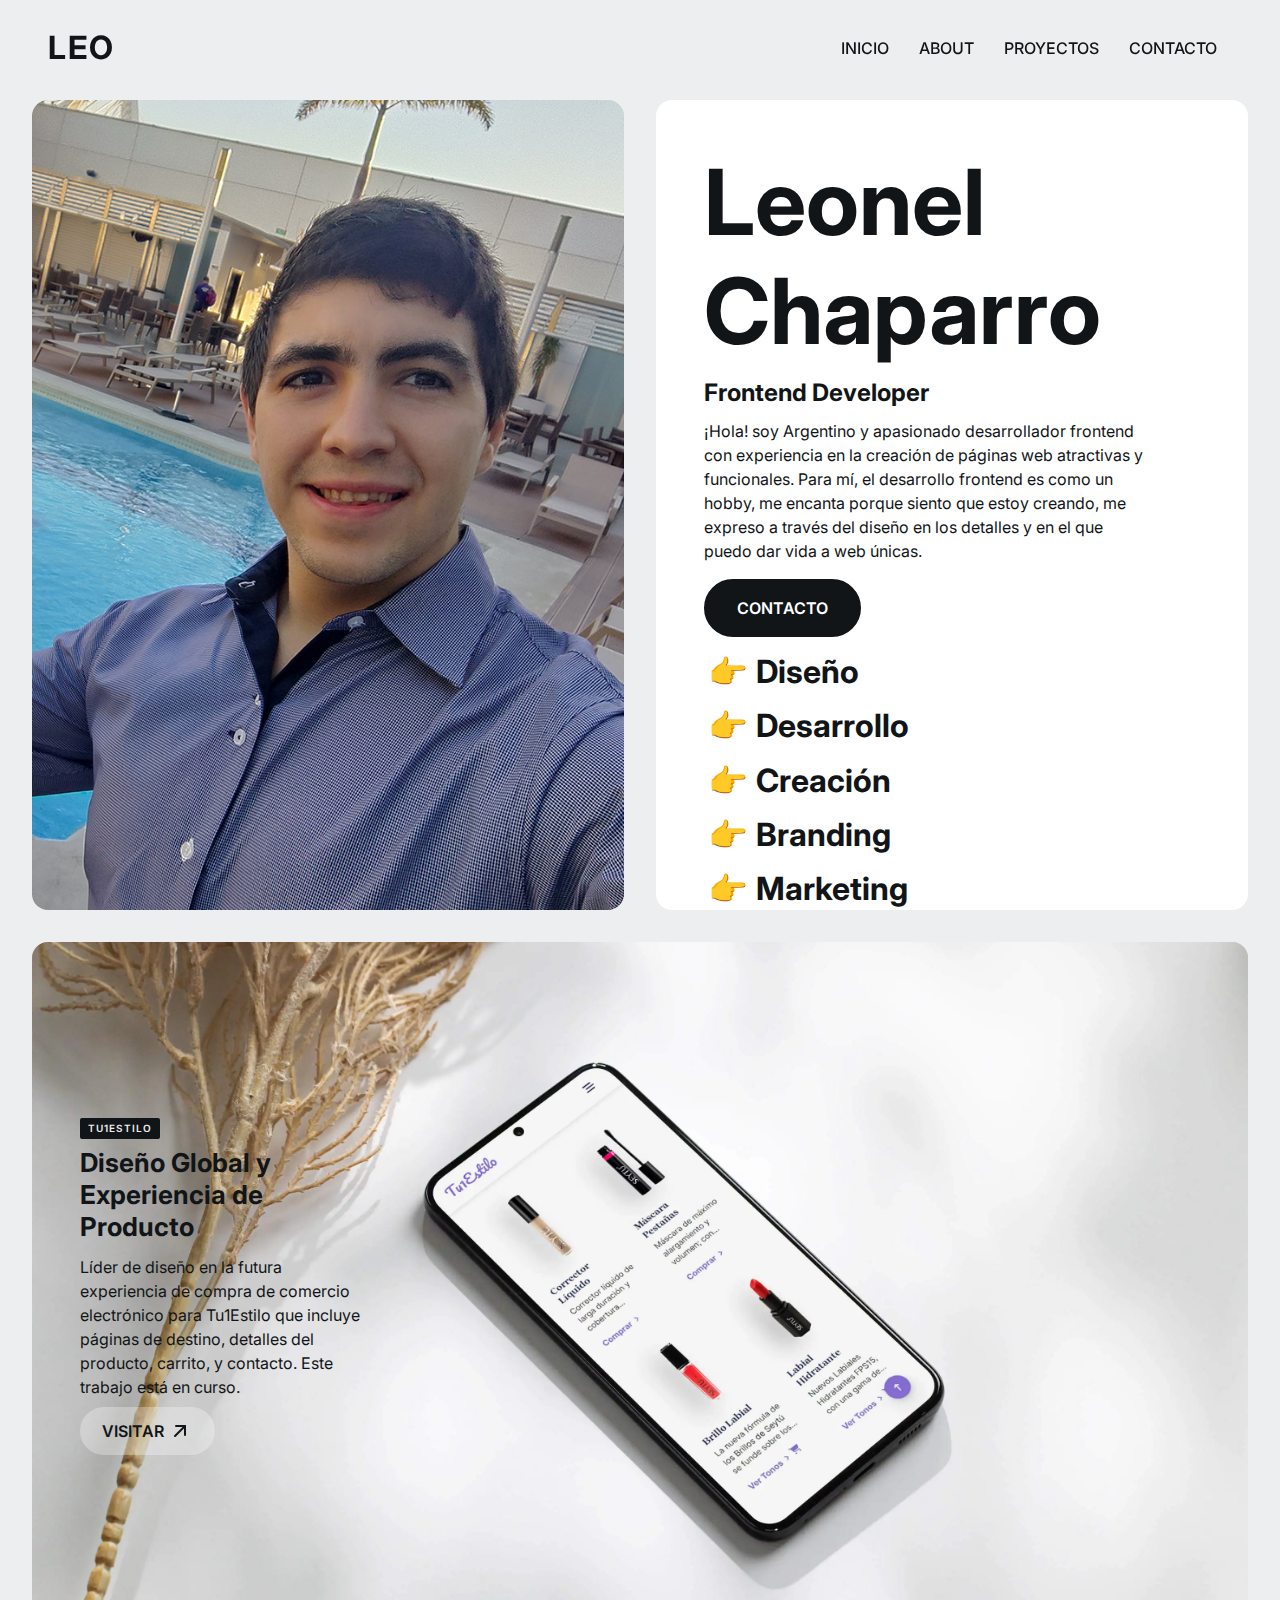
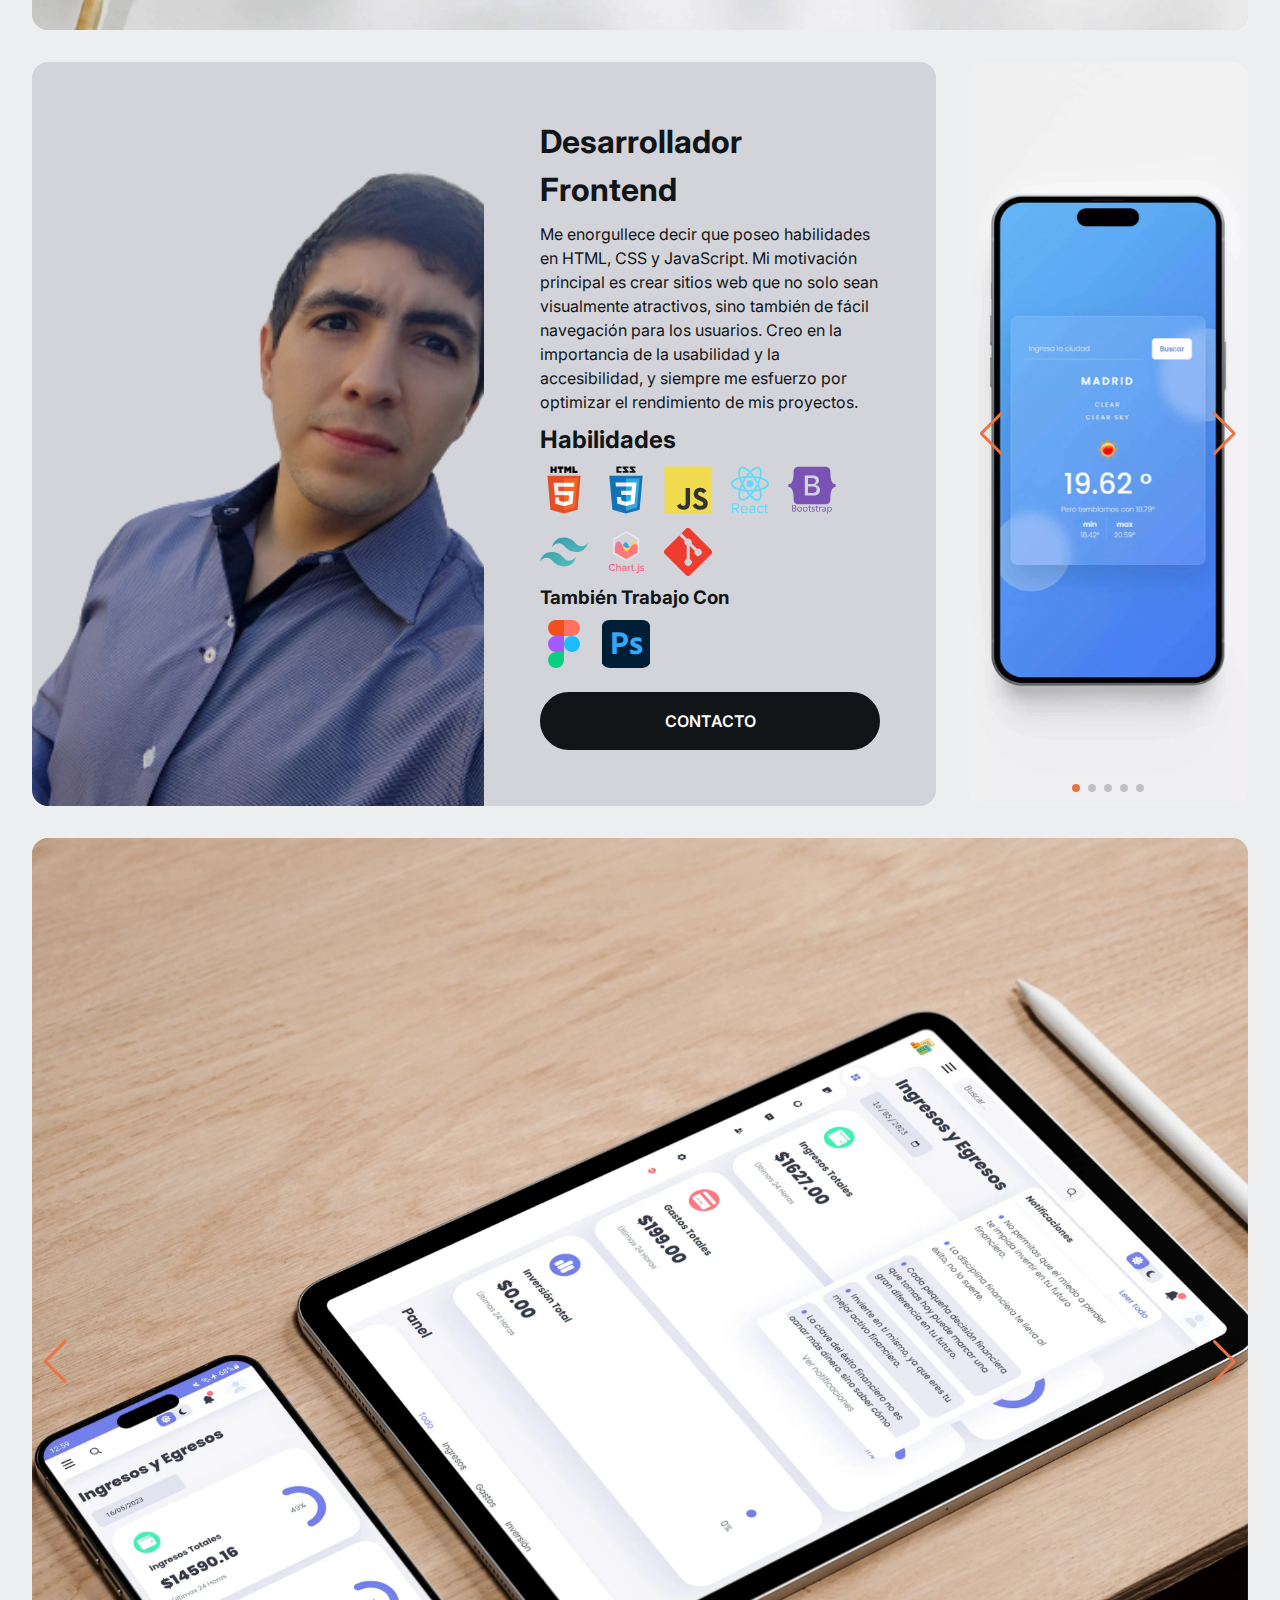
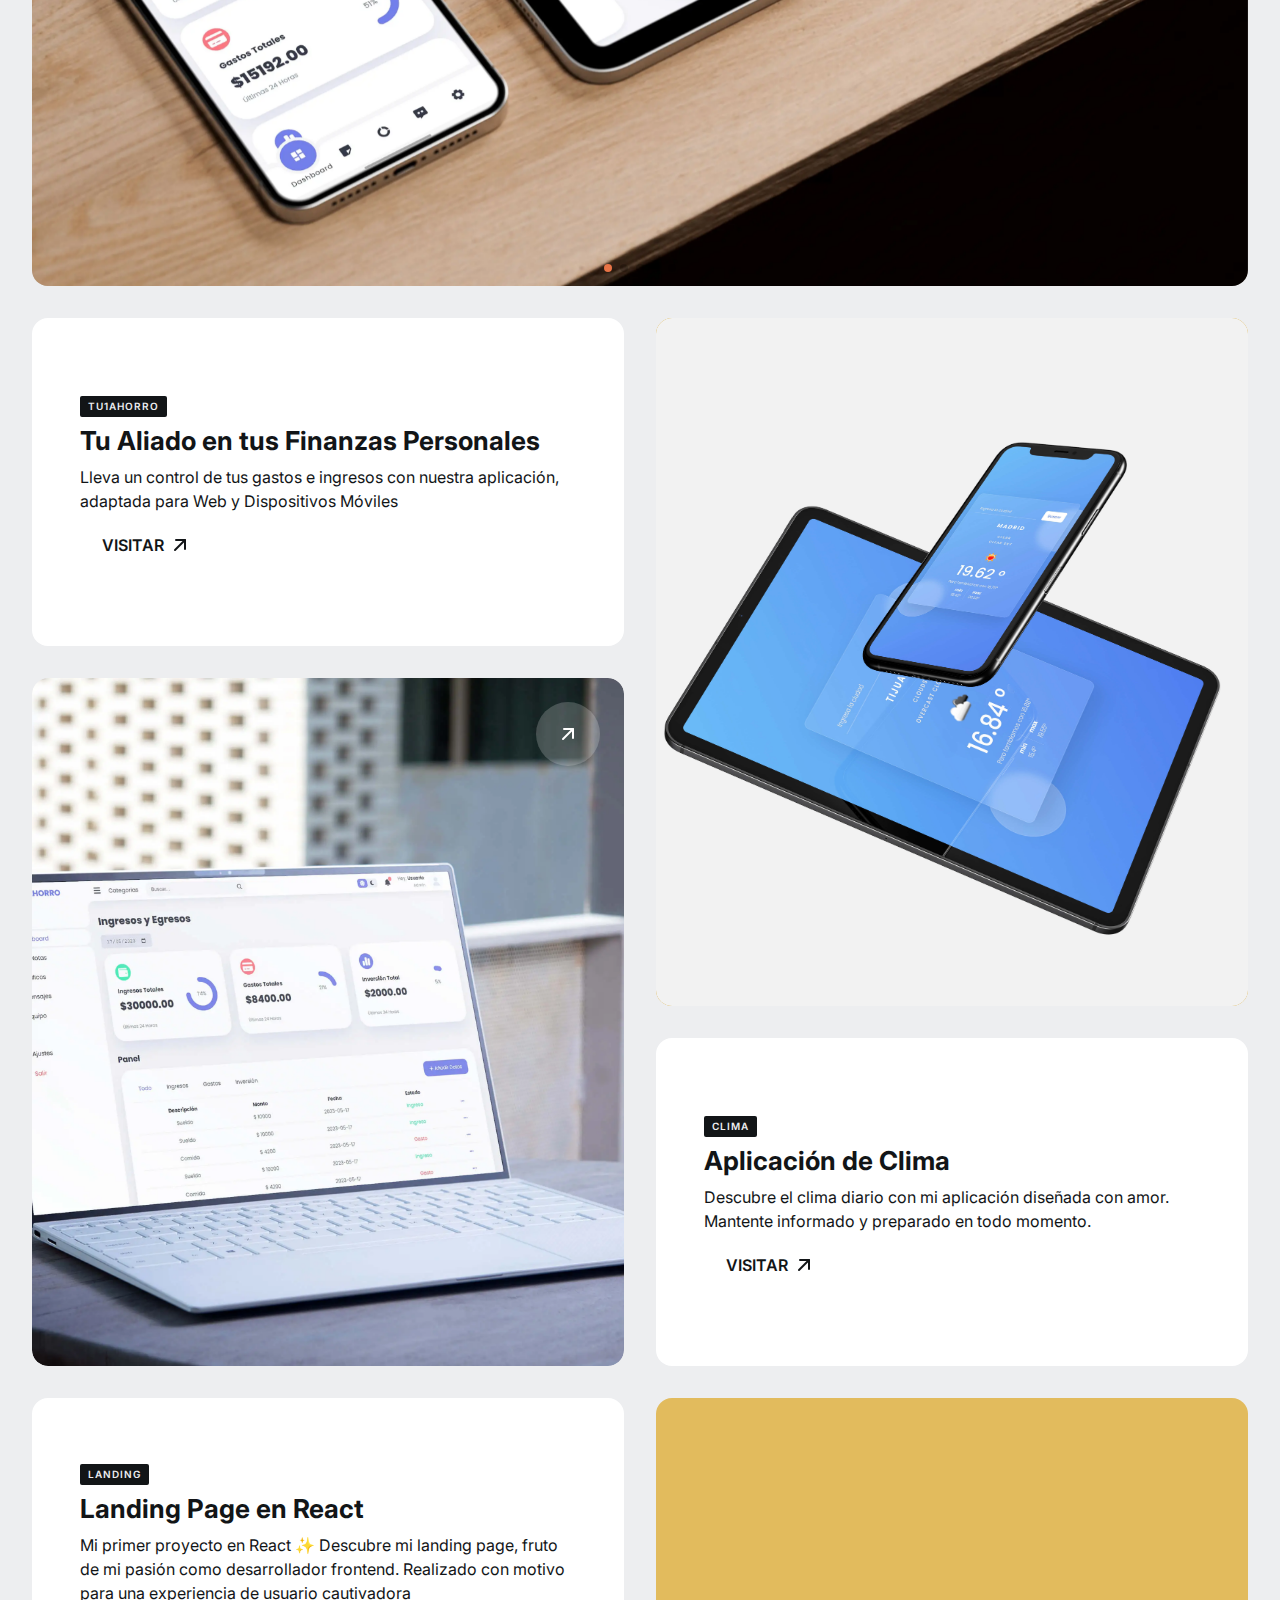
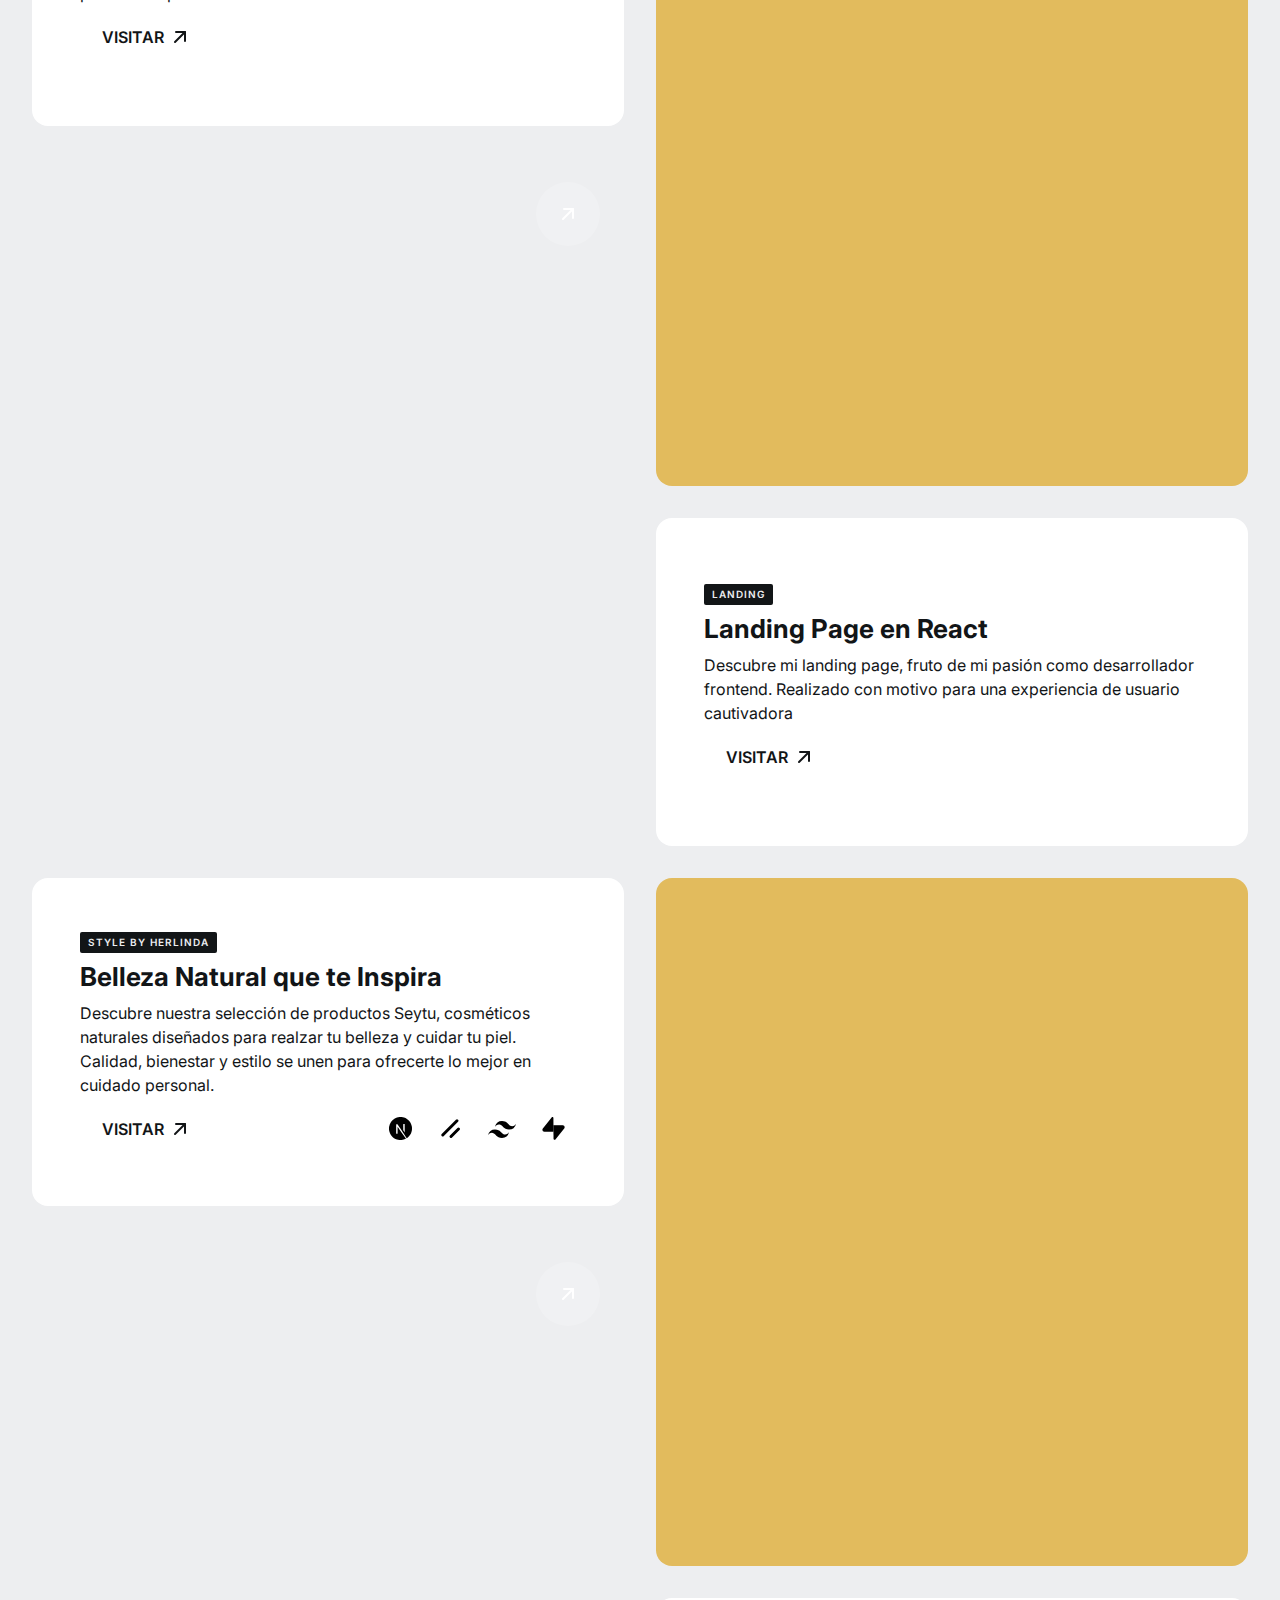
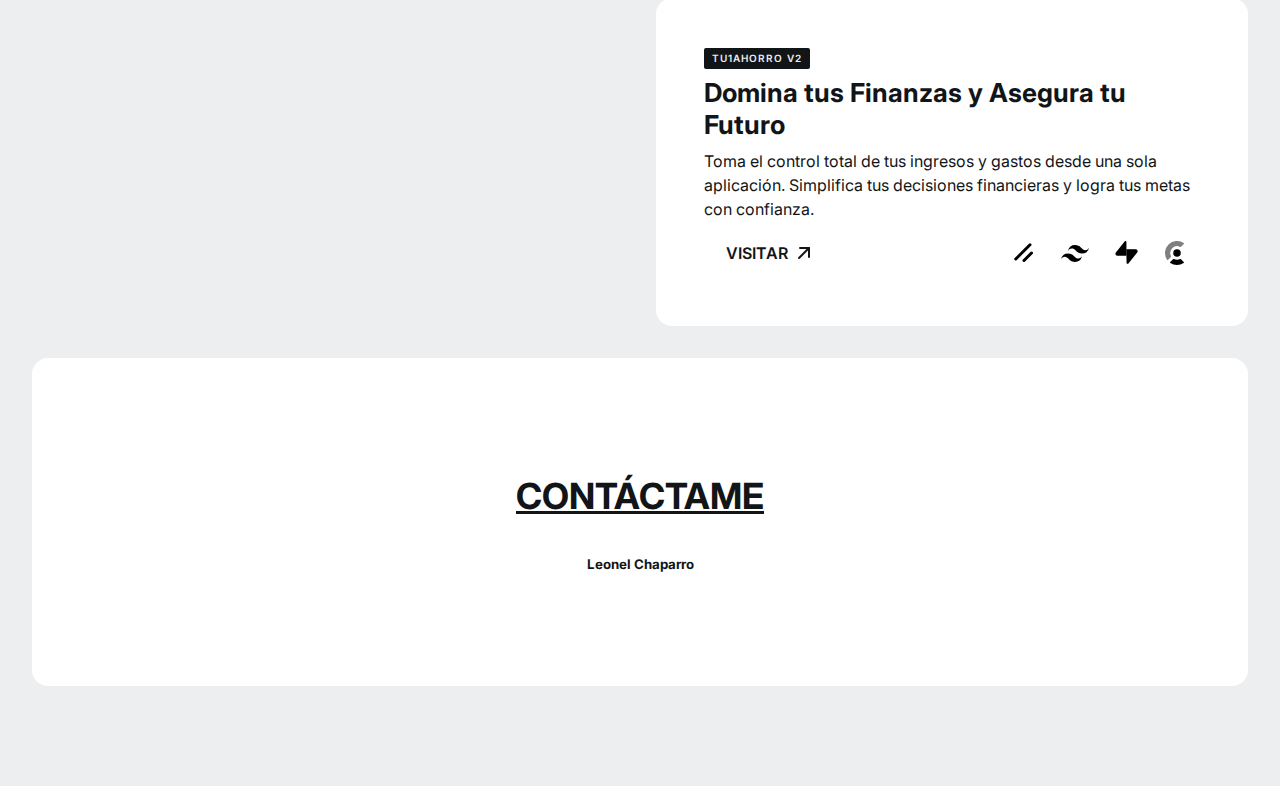
<file: index.html>
<!DOCTYPE html>
<html lang="es">

<head>
    <meta charset="UTF-8">
    <meta http-equiv="X-UA-Compatible" content="IE=edge">
    <meta name="viewport" content="width=device-width, initial-scale=1.0">
    <meta name="theme-color" content="#edeef0">
    <title>Leonel Chaparro UI & UX Design Portfolio</title>
    <link rel="icon" href="/images/icono2.webp">
    <link rel="preconnect" href="https://fonts.googleapis.com">
    <link rel="preconnect" href="https://fonts.gstatic.com" crossorigin>
    <link href="https://fonts.googleapis.com/css2?family=Inter:wght@300;400;500;600;700&display=swap" rel="stylesheet">
    <link rel="stylesheet" href="https://cdnjs.cloudflare.com/ajax/libs/font-awesome/6.4.0/css/all.min.css"
        integrity="sha512-iecdLmaskl7CVkqkXNQ/ZH/XLlvWZOJyj7Yy7tcenmpD1ypASozpmT/E0iPtmFIB46ZmdtAc9eNBvH0H/ZpiBw=="
        crossorigin="anonymous" referrerpolicy="no-referrer" />
    <link rel="stylesheet" href="style.css">
    <link rel="stylesheet" href="https://cdn.jsdelivr.net/npm/swiper@11/swiper-bundle.min.css" />
</head>

<body>
    <!-- Header -->
    <header>
        <a href="index.html" class="logo">Leo</a>

        <div class="button-menu btn15" data-menu="15">
            <div class="icon"></div>
        </div>
        <ul>
            <h1 class="navigation-marquee">Trabajemos Juntos</h1>
            <li>
                <a href="#">
                    <span>Inicio</span>
                    <span>Inicio</span>
                </a>
            </li>
            <li>
                <a href="#About">
                    <span>About</span>
                    <span>About</span>
                </a>
            </li>
            <li>
                <a href="#Proyectos">
                    <span>Proyectos</span>
                    <span>Proyectos</span>
                </a>
            </li>
            <li>
                <a href="#Contact">
                    <span>Contacto</span>
                    <span>Contacto</span>
                </a>
            </li>
        </ul>
    </header>
    <!-- Main -->
    <div class="page-grid">
        <!-- Hero -->
        <div class="section-top">
            <div class="hero-about">
                <div class="hero-column">
                    <div class="hero-custom">
                        <img src="/images/Leonel-Hero.jpg" alt="Profile">
                    </div>
                </div>
                <div class="hero-column-right">
                    <h1>Leonel Chaparro</h1>
                    <h2>Frontend Developer</h2>
                    <div class="wrapper">
                        <p>¡Hola! soy Argentino y apasionado desarrollador frontend con experiencia en la creación de
                            páginas web atractivas y funcionales. Para mí, el desarrollo frontend es como un hobby, me
                            encanta porque siento que estoy creando, me expreso a través del diseño en los detalles y en
                            el que puedo dar vida a web únicas.</p>
                        <a href="https:/www.linkedin.com/in/leonel-chaparro/" class="btn-primary" target="_blank"
                            title="Vía linkedin">Contacto</a>
                    </div>
                    <div class="wrapper"></div>
                    <div class="wrapper">
                        <ul>
                            <li class="wrapper-list">Diseño</li>
                            <li class="wrapper-list">Desarrollo</li>
                            <li class="wrapper-list">Creación</li>
                            <li class="wrapper-list">Branding</li>
                            <li class="wrapper-list">Marketing</li>
                        </ul>
                    </div>
                </div>
            </div>
        </div>
        <!-- Works -->
        <div class="tu1estilo-card">
            <div class="work-frame-wide">
                <div class="work-title-wrap">
                    <div class="work-tag">
                        Tu1Estilo
                    </div>
                    <h2>Diseño Global y Experiencia de Producto</h2>
                    <p>Líder de diseño en la futura experiencia de compra de comercio electrónico para Tu1Estilo que
                        incluye páginas de destino, detalles del producto, carrito, y contacto. Este trabajo está en
                        curso.</p>
                    <a href="https://tu1estilo.netlify.app/index.html" target="_blank"
                        class="button-external-site">Visitar <svg xmlns="http://www.w3.org/2000/svg"
                            class="icon icon-tabler icon-tabler-arrow-up-right" width="24" height="24"
                            viewBox="0 0 24 24" stroke-width="2" stroke="currentColor" fill="none"
                            stroke-linecap="round" stroke-linejoin="round">
                            <path stroke="none" d="M0 0h24v24H0z" fill="none"></path>
                            <path d="M17 7l-10 10"></path>
                            <path d="M8 7l9 0l0 9"></path>
                        </svg>
                    </a>
                </div>
                <img src="/images/Mockup-Tu1estilo.webp" alt="mockup" class="tu1estilo-image">
            </div>
        </div>
        <!-- Section -->
        <div class="hero-card" id="About">
            <div class="hero-image">
                <img src="/images/Leonel-Ch.png" alt="Desarrollador Frontend" loading="lazy">
            </div>
            <div class="hero-content">
                <div class="hero-info">
                    <h1>Desarrollador Frontend</h1>
                    <p>Me enorgullece decir que poseo habilidades en HTML, CSS y JavaScript. Mi motivación principal es
                        crear sitios web que no solo sean visualmente atractivos, sino también de fácil navegación para
                        los usuarios. Creo en la importancia de la usabilidad y la accesibilidad, y siempre me esfuerzo
                        por optimizar el rendimiento de mis proyectos.</p>
                </div>
                <div class="hero-info">
                    <h2>Habilidades</h2>
                    <ul class="skills">
                        <li class="skills-icon" title="Html">
                            <img src="/images/skills/html5-original-wordmark.svg" alt="logo-skill">
                        </li>
                        <li class="skills-icon" title="Css">
                            <img src="/images/skills/css3-original-wordmark.svg" alt="logo-skill">
                        </li>
                        <li class="skills-icon" title="JavaScript">
                            <img src="/images/skills/javascript-original.svg" alt="logo-skill">
                        </li>
                        <li class="skills-icon" title="React">
                            <img src="/images/skills/react-original-wordmark.svg" alt="logo-skill">
                        </li>
                        <li class="skills-icon" title="Bootstrap">
                            <img src="/images/skills/bootstrap-plain-wordmark.svg" alt="logo-skill">
                        </li>
                        <li class="skills-icon" title="Tailwindcss">
                            <img src="/images/skills/tailwindcss-icon.svg" alt="logo-skill">
                        </li>
                        <li class="skills-icon" title="ChartJs">
                            <img src="/images/skills/logo-title.svg" alt="logo-skill">
                        </li>
                        <li class="skills-icon" title="Git">
                            <img src="/images/skills/git-scm-icon.svg" alt="logo-skill">
                        </li>
                    </ul>
                </div>
                <div class="hero-info">
                    <h3>También Trabajo Con</h3>
                    <ul class="skills">
                        <li class="skills-icon" title="Figma">
                            <img src="/images/skills/figma-icon.svg" alt="logo-skill">
                        </li>
                        <li class="skills-icon" title="Adobe Photoshop">
                            <img src="/images/skills/Adobe_Photoshop_CC_icon.svg" alt="logo-skill">
                        </li>
                    </ul>
                </div>
                <a href="https:/www.linkedin.com/in/leonel-chaparro/" class="btn-primary" target="_blank"
                    title="Vía linkedin">Contacto</a>
            </div>
        </div>
        <div class="hero-right">
            <!-- Slider -->
            <div class="slider-container">
                <div class="swiper" id="swiper1">
                    <!-- Additional required wrapper -->
                    <div class="swiper-wrapper">
                        <!-- Slides -->
                        <div class="swiper-slide"><img src="/images/mobile-projects2.webp" alt="Imagen 1"
                                loading="lazy"></div>
                        <div class="swiper-slide"><img src="/images/carousel-preg.webp" alt="Imagen 2" loading="lazy">
                        </div>
                        <div class="swiper-slide"><img src="/images/pc.webp" alt="Imagen 3" loading="lazy"></div>
                        <div class="swiper-slide"><img src="/images/mobile-projects.webp" alt="Imagen 4" loading="lazy">
                        </div>
                        <div class="swiper-slide"><img src="/images/latop-projects.webp" alt="Imagen 5" loading="lazy">
                        </div>
                    </div>
                    <div class="swiper-pagination"></div>

                    <!-- navigation buttons -->
                    <div class="swiper-button-prev"></div>
                    <div class="swiper-button-next"></div>
                </div>
            </div>
        </div>

        <!-- Slider -->
        <div class="slider">
            <div class="slider-container">
                <div class="swiper" id="swiper2">
                    <!-- Additional required wrapper -->
                    <div class="swiper-wrapper">
                        <!-- Slides -->
                        <div class="swiper-slide"><img src="/images/Mockup-Ipad.webp" alt="slide-image">
                        </div>
                        <div class="swiper-slide"><img src="/images/Mockup-prueba.webp" alt="slide-image"
                                loading="lazy">
                        </div>
                        <div class="swiper-slide"><img src="/images/Mockup Android.jpg" alt="slide-image"
                                loading="lazy">
                        </div>
                        <div class="swiper-slide"><img src="/images/mobile-projects.webp" alt="slide-image"
                                loading="lazy">
                        </div>
                        <div class="swiper-slide"><img src="/images/Notebook-tu1ahorro-Mockup.webp" alt="slide-image"
                                loading="lazy">
                        </div>
                    </div>
                    <div class="swiper-pagination"></div>

                    <!-- navigation buttons -->
                    <div class="swiper-button-prev"></div>
                    <div class="swiper-button-next"></div>
                </div>
            </div>
        </div>
        <!-- Works -->
        <!-- Primera sección -->
        <div class="small-card">
            <div class="work-title-wrap-2">
                <div class="work-tag">
                    Tu1Ahorro
                </div>
                <h2>Tu Aliado en tus Finanzas Personales</h2>
                <p>Lleva un control de tus gastos e ingresos con nuestra aplicación, adaptada para Web y Dispositivos
                    Móviles</p>
                <div class="card-bottom">
                    <a href="https://ingapp.netlify.app/" target="_blank" class="button-external-site">Visitar <svg
                            xmlns="http://www.w3.org/2000/svg" class="icon icon-tabler icon-tabler-arrow-up-right"
                            width="24" height="24" viewBox="0 0 24 24" stroke-width="2" stroke="currentColor"
                            fill="none" stroke-linecap="round" stroke-linejoin="round">
                            <path stroke="none" d="M0 0h24v24H0z" fill="none"></path>
                            <path d="M17 7l-10 10"></path>
                            <path d="M8 7l9 0l0 9"></path>
                        </svg>
                    </a>
                    <div class="d-flex">
                        <a class="lenguaje-button" title="HTML"><i class="fa-brands fa-html5"></i></a>
                        <a class="lenguaje-button" title="CSS"><i class="fa-brands fa-css3-alt"></i></a>
                        <a class="lenguaje-button" title="JavaScript"><i class="fa-brands fa-square-js"></i></a>
                    </div>
                </div>
            </div>
        </div>
        <div class="tu1ahorro-card" id="Proyectos">
            <img src="/images/Floating Ipad y Iphone.jpg" alt="mockup" class="tu1ahorro-image" loading="lazy">
        </div>
        <div class="testimonial-card">
            <img src="/images/Notebook-tu1ahorro-Mockup.webp" alt="mockup" class="tu1ahorro-image" loading="lazy">
            <a href="https://ingapp.netlify.app/" class="floating-button" target="_blank">
                <svg xmlns="http://www.w3.org/2000/svg" class="icon icon-tabler icon-tabler-arrow-up-right" width="24"
                    height="24" viewBox="0 0 24 24" stroke-width="2" stroke="currentColor" fill="none"
                    stroke-linecap="round" stroke-linejoin="round">
                    <path stroke="none" d="M0 0h24v24H0z" fill="none"></path>
                    <path d="M17 7l-10 10"></path>
                    <path d="M8 7l9 0l0 9"></path>
                </svg></a>
        </div>
        <div class="small-card">
            <div class="work-title-wrap-2">
                <div class="work-tag">
                    Clima
                </div>
                <h2>Aplicación de Clima</h2>
                <p>Descubre el clima diario con mi aplicación diseñada con amor. Mantente informado y preparado en todo
                    momento.</p>
                <div class="card-bottom">
                    <a href="https://tu1clima.netlify.app/" target="_blank" class="button-external-site">Visitar <svg
                            xmlns="http://www.w3.org/2000/svg" class="icon icon-tabler icon-tabler-arrow-up-right"
                            width="24" height="24" viewBox="0 0 24 24" stroke-width="2" stroke="currentColor"
                            fill="none" stroke-linecap="round" stroke-linejoin="round">
                            <path stroke="none" d="M0 0h24v24H0z" fill="none"></path>
                            <path d="M17 7l-10 10"></path>
                            <path d="M8 7l9 0l0 9"></path>
                        </svg>
                    </a>
                    <div class="d-flex">
                        <a class="lenguaje-button" title="HTML"><i class="fa-brands fa-html5"></i></a>
                        <a class="lenguaje-button" title="CSS"><i class="fa-brands fa-css3-alt"></i></a>
                        <a class="lenguaje-button" title="JavaScript"><i class="fa-brands fa-square-js"></i></a>
                    </div>
                </div>
            </div>
        </div>
        <!-- Segunda sección -->
        <div class="small-card">
            <div class="work-title-wrap-2">
                <div class="work-tag">
                    landing
                </div>
                <h2>Landing Page en React</h2>
                <p>Mi primer proyecto en React ✨ Descubre mi landing page, fruto de mi pasión como desarrollador
                    frontend. Realizado con motivo para una experiencia de usuario cautivadora</p>
                <div class="card-bottom">
                    <a href="https://landingreactjs.netlify.app/" target="_blank" class="button-external-site">Visitar
                        <svg xmlns="http://www.w3.org/2000/svg" class="icon icon-tabler icon-tabler-arrow-up-right"
                            width="24" height="24" viewBox="0 0 24 24" stroke-width="2" stroke="currentColor"
                            fill="none" stroke-linecap="round" stroke-linejoin="round">
                            <path stroke="none" d="M0 0h24v24H0z" fill="none"></path>
                            <path d="M17 7l-10 10"></path>
                            <path d="M8 7l9 0l0 9"></path>
                        </svg>
                    </a>
                    <div class="d-flex">
                        <a class="lenguaje-button" title="HTML"><i class="fa-brands fa-html5"></i></a>
                        <a class="lenguaje-button" title="CSS"><i class="fa-brands fa-css3-alt"></i></a>
                        <a class="lenguaje-button" title="JavaScript"><i class="fa-brands fa-square-js"></i></a>
                        <a class="lenguaje-button" title="React"><i class="fa-brands fa-react"></i></a>
                    </div>
                </div>
            </div>
        </div>
        <div class="tu1ahorro-card" id="Proyectos">
            <img src="/images/landingreact.webp" alt="mockup" class="tu1ahorro-image" loading="lazy">
        </div>
        <div class="testimonial-card">
            <img src="/images/landingmobile.webp" alt="mockup" class="tu1ahorro-image" loading="lazy">
            <a href="https://landingreactjs.netlify.app/" class="floating-button" target="_blank"><svg
                    xmlns="http://www.w3.org/2000/svg" class="icon icon-tabler icon-tabler-arrow-up-right" width="24"
                    height="24" viewBox="0 0 24 24" stroke-width="2" stroke="currentColor" fill="none"
                    stroke-linecap="round" stroke-linejoin="round">
                    <path stroke="none" d="M0 0h24v24H0z" fill="none"></path>
                    <path d="M17 7l-10 10"></path>
                    <path d="M8 7l9 0l0 9"></path>
                </svg></a>
        </div>
        <div class="small-card">
            <div class="work-title-wrap-2">
                <div class="work-tag">
                    landing
                </div>
                <h2>Landing Page en React</h2>
                <p>Descubre mi landing page, fruto de mi pasión como desarrollador frontend. Realizado con motivo para
                    una experiencia de usuario cautivadora</p>
                <div class="card-bottom">
                    <a href="https://landingreactjs.netlify.app/" target="_blank" class="button-external-site">Visitar
                        <svg xmlns="http://www.w3.org/2000/svg" class="icon icon-tabler icon-tabler-arrow-up-right"
                            width="24" height="24" viewBox="0 0 24 24" stroke-width="2" stroke="currentColor"
                            fill="none" stroke-linecap="round" stroke-linejoin="round">
                            <path stroke="none" d="M0 0h24v24H0z" fill="none"></path>
                            <path d="M17 7l-10 10"></path>
                            <path d="M8 7l9 0l0 9"></path>
                        </svg>
                    </a>
                    <div class="d-flex">
                        <a class="lenguaje-button" title="HTML"><i class="fa-brands fa-html5"></i></a>
                        <a class="lenguaje-button" title="CSS"><i class="fa-brands fa-css3-alt"></i></a>
                        <a class="lenguaje-button" title="JavaScript"><i class="fa-brands fa-square-js"></i></a>
                        <a class="lenguaje-button" title="React"><i class="fa-brands fa-react"></i></a>
                    </div>
                </div>
            </div>
        </div>
        <!-- Tercera sección -->
        <div class="small-card">
            <div class="work-title-wrap-2">
                <div class="work-tag">
                    Style by Herlinda
                </div>
                <h2>Belleza Natural que te Inspira</h2>
                <p>Descubre nuestra selección de productos Seytu, cosméticos naturales diseñados para realzar tu belleza
                    y cuidar tu piel. Calidad, bienestar y estilo se unen para ofrecerte lo mejor en cuidado personal.
                </p>
                <div class="card-bottom">
                    <a href="https://stylebyherlinda.netlify.app" target="_blank" class="button-external-site">Visitar
                        <svg xmlns="http://www.w3.org/2000/svg" class="icon icon-tabler icon-tabler-arrow-up-right"
                            width="24" height="24" viewBox="0 0 24 24" stroke-width="2" stroke="currentColor"
                            fill="none" stroke-linecap="round" stroke-linejoin="round">
                            <path stroke="none" d="M0 0h24v24H0z" fill="none"></path>
                            <path d="M17 7l-10 10"></path>
                            <path d="M8 7l9 0l0 9"></path>
                        </svg>
                    </a>
                    <div class="d-flex">
                        <a class="lenguaje-button" title="React"><i class="fa-brands fa-react"></i></a>
                        <a class="lenguaje-button" title="Next.js">
                            <svg xmlns="http://www.w3.org/2000/svg" xmlns:xlink="http://www.w3.org/1999/xlink"
                                width="23" height="23" viewBox="0 0 256 256" preserveAspectRatio="xMidYMid">
                                <g>
                                    <path
                                        d="M119.616813,0.0688905149 C119.066276,0.118932037 117.314565,0.294077364 115.738025,0.419181169 C79.3775171,3.69690087 45.3192571,23.3131775 23.7481916,53.4631946 C11.7364614,70.2271045 4.05395894,89.2428829 1.15112414,109.384595 C0.12512219,116.415429 0,118.492153 0,128.025062 C0,137.557972 0.12512219,139.634696 1.15112414,146.665529 C8.10791789,194.730411 42.3163245,235.11392 88.7116325,250.076335 C97.0197458,252.753556 105.778299,254.580072 115.738025,255.680985 C119.616813,256.106338 136.383187,256.106338 140.261975,255.680985 C157.453763,253.779407 172.017986,249.525878 186.382014,242.194795 C188.584164,241.068861 189.00958,240.768612 188.709286,240.518404 C188.509091,240.36828 179.124927,227.782837 167.86393,212.570214 L147.393939,184.922273 L121.743891,146.965779 C107.630108,126.098464 96.0187683,109.034305 95.9186706,109.034305 C95.8185728,109.009284 95.7184751,125.873277 95.6684262,146.465363 C95.5933529,182.52028 95.5683284,183.971484 95.1178886,184.82219 C94.4672532,186.048207 93.9667644,186.548623 92.915738,187.099079 C92.114956,187.499411 91.4142717,187.574474 87.6355816,187.574474 L83.3063539,187.574474 L82.1552297,186.848872 C81.4044966,186.373477 80.8539589,185.747958 80.4785924,185.022356 L79.9530792,183.896422 L80.0031281,133.729796 L80.0782014,83.5381493 L80.8539589,82.5623397 C81.25435,82.0369037 82.1051808,81.3613431 82.7057674,81.0360732 C83.7317693,80.535658 84.1321603,80.4856165 88.4613881,80.4856165 C93.5663734,80.4856165 94.4172043,80.6857826 95.7434995,82.1369867 C96.1188661,82.5373189 110.007429,103.454675 126.623656,128.650581 C143.239883,153.846488 165.962072,188.250034 177.122972,205.139048 L197.392766,235.839522 L198.418768,235.163961 C207.502639,229.259062 217.112023,220.852086 224.719453,212.09482 C240.910264,193.504394 251.345455,170.835585 254.848876,146.665529 C255.874878,139.634696 256,137.557972 256,128.025062 C256,118.492153 255.874878,116.415429 254.848876,109.384595 C247.892082,61.3197135 213.683675,20.9362052 167.288368,5.97379012 C159.105376,3.32158945 150.396872,1.49507389 140.637341,0.394160408 C138.234995,0.143952798 121.693842,-0.131275573 119.616813,0.0688905149 L119.616813,0.0688905149 Z M172.017986,77.4831252 C173.219159,78.0836234 174.195112,79.2345784 174.545455,80.435575 C174.74565,81.0861148 174.795699,94.9976579 174.74565,126.348671 L174.670577,171.336 L166.73783,159.17591 L158.780059,147.01582 L158.780059,114.313685 C158.780059,93.1711423 158.880156,81.2862808 159.030303,80.7108033 C159.430694,79.3096407 160.306549,78.2087272 161.507722,77.5581875 C162.533724,77.0327515 162.909091,76.98271 166.837928,76.98271 C170.541544,76.98271 171.19218,77.0327515 172.017986,77.4831252 Z"
                                        fill="#000000">

                                    </path>
                                </g>
                            </svg>
                        </a>
                        <a class="lenguaje-button" title="Shadcn ui"><svg xmlns="http://www.w3.org/2000/svg"
                                id="Layer_1" version="1.1" viewBox="0 0 256 256" width="24" height="24">
                                <defs>
                                    <style>
                                        .st1 {
                                            fill: none;
                                            stroke: #000;
                                            stroke-linecap: round;
                                            stroke-linejoin: round;
                                            stroke-width: 32px
                                        }
                                    </style>
                                </defs>
                                <path style="fill:none" d="M0 0h256v256H0z" />
                                <path class="st1" d="m208 128-80 80M192 40 40 192" />
                            </svg></a>
                        <a class="lenguaje-button" title="Tailwindcss"><svg xmlns="http://www.w3.org/2000/svg"
                                width="32" height="32" viewBox="0 0 32 32">
                                <path
                                    d="M9,13.7q1.4-5.6,7-5.6c5.6,0,6.3,4.2,9.1,4.9q2.8.7,4.9-2.1-1.4,5.6-7,5.6c-5.6,0-6.3-4.2-9.1-4.9Q11.1,10.9,9,13.7ZM2,22.1q1.4-5.6,7-5.6c5.6,0,6.3,4.2,9.1,4.9q2.8.7,4.9-2.1-1.4,5.6-7,5.6c-5.6,0-6.3-4.2-9.1-4.9Q4.1,19.3,2,22.1Z"
                                    style="fill:#000000" />
                            </svg></a>
                        <a class="lenguaje-button" title="Supabase"><svg xmlns="http://www.w3.org/2000/svg" width="23"
                                height="23" viewBox="0 0 109 113" fill="none">
                                <path
                                    d="M63.7076 110.284C60.8481 113.885 55.0502 111.912 54.9813 107.314L53.9738 40.0625L99.1935 40.0625C107.384 40.0625 111.952 49.5226 106.859 55.9372L63.7076 110.284Z"
                                    fill="#000000" />
                                <path
                                    d="M63.7076 110.284C60.8481 113.885 55.0502 111.912 54.9813 107.314L53.9738 40.0625L99.1935 40.0625C107.384 40.0625 111.952 49.5226 106.859 55.9372L63.7076 110.284Z"
                                    fill="#000000" fill-opacity="0.2" />
                                <path
                                    d="M45.317 2.07103C48.1765 -1.53037 53.9745 0.442937 54.0434 5.041L54.4849 72.2922H9.83113C1.64038 72.2922 -2.92775 62.8321 2.1655 56.4175L45.317 2.07103Z"
                                    fill="#000000" />
                                <defs>
                                    <linearGradient id="paint0_linear" x1="53.9738" y1="54.9738" x2="94.1635"
                                        y2="71.8293" gradientUnits="userSpaceOnUse">
                                        <stop stop-color="#249361" />
                                        <stop offset="1" stop-color="#000000" />
                                    </linearGradient>
                                    <linearGradient id="paint1_linear" x1="36.1558" y1="30.5779" x2="54.4844"
                                        y2="65.0804" gradientUnits="userSpaceOnUse">
                                        <stop />
                                        <stop offset="1" stop-opacity="0" />
                                    </linearGradient>
                                </defs>
                            </svg></a>
                    </div>
                </div>
            </div>
        </div>
        <div class="tu1ahorro-card" id="Proyectos">
            <img src="/images/dashboard-page-light.webp" alt="mockup" class="tu1ahorro-image" loading="lazy">
        </div>
        <div class="testimonial-card">
            <img src="/images/style-by-herlinda.webp" alt="mockup" class="tu1ahorro-image" loading="lazy">
            <a href="https://ingapp.netlify.app/" class="floating-button" target="_blank">
                <svg xmlns="http://www.w3.org/2000/svg" class="icon icon-tabler icon-tabler-arrow-up-right" width="24"
                    height="24" viewBox="0 0 24 24" stroke-width="2" stroke="currentColor" fill="none"
                    stroke-linecap="round" stroke-linejoin="round">
                    <path stroke="none" d="M0 0h24v24H0z" fill="none"></path>
                    <path d="M17 7l-10 10"></path>
                    <path d="M8 7l9 0l0 9"></path>
                </svg></a>
        </div>
        <div class="small-card">
            <div class="work-title-wrap-2">
                <div class="work-tag">
                    Tu1Ahorro v2
                </div>
                <h2>Domina tus Finanzas y Asegura tu Futuro</h2>
                <p>Toma el control total de tus ingresos y gastos desde una sola aplicación. Simplifica tus decisiones
                    financieras y logra tus metas con confianza.</p>
                <div class="card-bottom">
                    <a href="https://tu1ahorro.netlify.app" target="_blank" class="button-external-site">Visitar <svg
                            xmlns="http://www.w3.org/2000/svg" class="icon icon-tabler icon-tabler-arrow-up-right"
                            width="24" height="24" viewBox="0 0 24 24" stroke-width="2" stroke="currentColor"
                            fill="none" stroke-linecap="round" stroke-linejoin="round">
                            <path stroke="none" d="M0 0h24v24H0z" fill="none"></path>
                            <path d="M17 7l-10 10"></path>
                            <path d="M8 7l9 0l0 9"></path>
                        </svg>
                    </a>
                    <div class="d-flex">
                        <a class="lenguaje-button" title="React"><i class="fa-brands fa-react"></i></a>
                        <a class="lenguaje-button" title="Shadcn ui"><svg xmlns="http://www.w3.org/2000/svg"
                                id="Layer_1" version="1.1" viewBox="0 0 256 256" width="24" height="24">
                                <defs>
                                    <style>
                                        .st1 {
                                            fill: none;
                                            stroke: #000;
                                            stroke-linecap: round;
                                            stroke-linejoin: round;
                                            stroke-width: 32px
                                        }
                                    </style>
                                </defs>
                                <path style="fill:none" d="M0 0h256v256H0z" />
                                <path class="st1" d="m208 128-80 80M192 40 40 192" />
                            </svg></a>
                        <a class="lenguaje-button" title="Tailwindcss"><svg xmlns="http://www.w3.org/2000/svg"
                                width="32" height="32" viewBox="0 0 32 32">
                                <path
                                    d="M9,13.7q1.4-5.6,7-5.6c5.6,0,6.3,4.2,9.1,4.9q2.8.7,4.9-2.1-1.4,5.6-7,5.6c-5.6,0-6.3-4.2-9.1-4.9Q11.1,10.9,9,13.7ZM2,22.1q1.4-5.6,7-5.6c5.6,0,6.3,4.2,9.1,4.9q2.8.7,4.9-2.1-1.4,5.6-7,5.6c-5.6,0-6.3-4.2-9.1-4.9Q4.1,19.3,2,22.1Z"
                                    style="fill:#000000" />
                            </svg></a>
                        <a class="lenguaje-button" title="Supabase"><svg xmlns="http://www.w3.org/2000/svg" width="23"
                                height="23" viewBox="0 0 109 113" fill="none">
                                <path
                                    d="M63.7076 110.284C60.8481 113.885 55.0502 111.912 54.9813 107.314L53.9738 40.0625L99.1935 40.0625C107.384 40.0625 111.952 49.5226 106.859 55.9372L63.7076 110.284Z"
                                    fill="#000000" />
                                <path
                                    d="M63.7076 110.284C60.8481 113.885 55.0502 111.912 54.9813 107.314L53.9738 40.0625L99.1935 40.0625C107.384 40.0625 111.952 49.5226 106.859 55.9372L63.7076 110.284Z"
                                    fill="#000000" fill-opacity="0.2" />
                                <path
                                    d="M45.317 2.07103C48.1765 -1.53037 53.9745 0.442937 54.0434 5.041L54.4849 72.2922H9.83113C1.64038 72.2922 -2.92775 62.8321 2.1655 56.4175L45.317 2.07103Z"
                                    fill="#000000" />
                                <defs>
                                    <linearGradient id="paint0_linear" x1="53.9738" y1="54.9738" x2="94.1635"
                                        y2="71.8293" gradientUnits="userSpaceOnUse">
                                        <stop stop-color="#249361" />
                                        <stop offset="1" stop-color="#000000" />
                                    </linearGradient>
                                    <linearGradient id="paint1_linear" x1="36.1558" y1="30.5779" x2="54.4844"
                                        y2="65.0804" gradientUnits="userSpaceOnUse">
                                        <stop />
                                        <stop offset="1" stop-opacity="0" />
                                    </linearGradient>
                                </defs>
                            </svg></a>
                        <a class="lenguaje-button" title="Clerk"><svg xmlns="http://www.w3.org/2000/svg"
                                viewBox="0 0 18 18" fill="none" aria-hidden="true" width="24" height="24">
                                <ellipse cx="9" cy="9" fill="#000000" rx="2.812" ry="2.813" />
                                <path fill="#000000"
                                    d="M14.067 15.659c.24.24.216.635-.066.824A8.957 8.957 0 0 1 9 18a8.957 8.957 0 0 1-5.002-1.517.533.533 0 0 1-.066-.824l2.055-2.055a.608.608 0 0 1 .708-.096A5.04 5.04 0 0 0 9 14.062c.83 0 1.614-.2 2.305-.554a.608.608 0 0 1 .708.096l2.055 2.055Z" />
                                <path fill="#000000"
                                    d="M14.002 1.517a.533.533 0 0 1 .066.824l-2.055 2.055a.608.608 0 0 1-.708.096 5.062 5.062 0 0 0-6.814 6.814c.12.233.09.521-.095.707l-2.055 2.055a.534.534 0 0 1-.824-.066A9 9 0 0 1 14.002 1.517Z"
                                    opacity=".5" />
                            </svg></a>
                    </div>
                </div>
            </div>
        </div>
        <!-- Footer -->
        <div class="contact-card" id="Contact">
            <h1>CONTÁCTAME</h1>
            <div class="contact-block">
                <a href="mailto:leoch46@hotmail.com.ar" class="contact-social-icon" title="Mail" target="_blank"><i
                        class="fa-solid fa-envelope"></i></a>
                <a href="https://www.facebook.com/profile.php?id=100081061434149" class="contact-social-icon"
                    title="Facebook" target="_blank"><i class="fa-brands fa-facebook"></i></a>
                <a href="https://www.instagram.com/leonel_street/" class="contact-social-icon" title="Instagram"
                    target="_blank"><i class="fa-brands fa-instagram"></i></a>
                <a href="https://twitter.com/LeonelStreet14" class="contact-social-icon" title="Twitter"
                    target="_blank"><i class="fa-brands fa-twitter"></i></a>
                <a href="https://www.linkedin.com/in/leonel-chaparro/" class="contact-social-icon" title="Linkedin"
                    target="_blank"><i class="fa-brands fa-linkedin"></i></a>
                <a href="https://github.com/ChaparroAlberto?tab=repositories" class="contact-social-icon" title="Github"
                    target="_blank"><i class="fa-brands fa-github"></i></a>
            </div>
            <h5>Leonel Chaparro</h5>
        </div>

        <div id="progress">
            <span id="progress-value"><i class="fa-solid fa-arrow-up"></i></span>
        </div>
    </div>

    <script src="https://cdn.jsdelivr.net/npm/swiper@11/swiper-bundle.min.js"></script>
    <script src="main.js"></script>
</body>

</html>
</file>
<file: style.css>
:root {
  --swiper-theme-color: #e97446 !important;
}

* {
  margin: 0;
  padding: 0;
  box-sizing: border-box;
  font-family: "Inter", sans-serif;
  text-decoration: none;
  list-style: none;
  line-height: 1.5;
  -webkit-font-smoothing: antialiased;
  scroll-behavior: smooth;
}

body {
  background-color: #edeef0;
  color: #121517;
  min-height: 200vh;
}

img {
  width: 100%;
  height: 100%;
  object-fit: cover;
}

header {
  position: fixed;
  top: 0;
  left: 0;
  width: 100%;
  display: flex;
  justify-content: space-between;
  align-items: center;
  transition: all 0.5s ease;
  -webkit-transition: all 0.5s ease;
  -moz-transition: all 0.5s ease;
  -ms-transition: all 0.5s ease;
  -o-transition: all 0.5s ease;
  padding: 1.5rem 3rem;
  z-index: 500;
}

header.sticky {
  padding: 0.75rem 3rem;
  background-color: white;
  box-shadow: 5px 5px 15px #d1d9e6, -5px -5px 15px #ffffff;
}

header .logo {
  position: relative;
  z-index: 501;
  font-size: 2rem;
  font-weight: 700;
  color: #121517;
  text-transform: uppercase;
  letter-spacing: 2px;
  transition: all 0.5s ease;
  -webkit-transition: all 0.5s ease;
  -moz-transition: all 0.5s ease;
  -ms-transition: all 0.5s ease;
  -o-transition: all 0.5s ease;
}

header ul {
  position: relative;
  display: flex;
  justify-content: center;
  align-items: center;
}

header ul li {
  position: relative;
}

header ul li a {
  position: relative;
  height: 1.5rem;
  display: block;
  text-transform: uppercase;
  overflow: hidden;
  font-weight: 500;
  margin: 0 15px;
  color: #121517;
  transition: all 0.5 ease;
  -webkit-transition: all 0.5 ease;
  -moz-transition: all 0.5 ease;
  -ms-transition: all 0.5 ease;
  -o-transition: all 0.5 ease;
}

header.sticky ul li a {
  color: #121517;
}

ul li a span {
  width: 100%;
  height: 100%;
  display: block;
  transition: 0.5s transform cubic-bezier(0.55, 0, 0.1, 1);
  -webkit-transition: 0.5s transform cubic-bezier(0.55, 0, 0.1, 1);
  -moz-transition: 0.5s transform cubic-bezier(0.55, 0, 0.1, 1);
  -ms-transition: 0.5s transform cubic-bezier(0.55, 0, 0.1, 1);
  -o-transition: 0.5s transform cubic-bezier(0.55, 0, 0.1, 1);
}

ul li:hover a span:nth-child(1) {
  transform: translateY(-100%);
  -webkit-transform: translateY(-100%);
  -moz-transform: translateY(-100%);
  -ms-transform: translateY(-100%);
  -o-transform: translateY(-100%);
}

ul li:hover a span:nth-child(2) {
  transform: translateY(-100%);
  -webkit-transform: translateY(-100%);
  -moz-transform: translateY(-100%);
  -ms-transform: translateY(-100%);
  -o-transform: translateY(-100%);
}

/* Main */
.page-grid {
  display: grid;
  width: 95%;
  max-width: 1600px;
  margin: 6.25rem auto;
  grid-auto-columns: 1fr;
  grid-auto-rows: minmax(20.5rem, max-content);
  gap: 2rem;
  -ms-grid-columns: minmax(260px, 1fr) 1fr 1fr minmax(220px, 1fr);
  grid-template-columns: minmax(260px, 1fr) 1fr 1fr minmax(220px, 1fr);
  -ms-grid-rows: minmax(328px, auto) minmax(328px, auto) minmax(328px, auto);
  grid-template-rows: minmax(328px, auto) minmax(328px, auto) minmax(328px,
      auto);
}

/* Hero */
.hero-card {
  display: flex;
  overflow: hidden;
  flex-direction: row;
  align-items: stretch;
  background-color: #d2d4da;
  grid-column: span 3;
  grid-row: span 2;
  border-radius: 1rem;
  -webkit-border-radius: 1rem;
  -moz-border-radius: 1rem;
  -ms-border-radius: 1rem;
  -o-border-radius: 1rem;
}

.hero-image {
  display: flex;
  width: 50%;
  flex: 0 0 auto;
}

.hero-image img {
  max-width: 100%;
  object-fit: cover;
}

.hero-content {
  display: flex;
  padding: 3.5rem;
  flex-direction: column;
  justify-content: space-between;
  flex: 1;
}

.hero-info {
  display: flex;
  flex-direction: column;
  gap: .5rem;
  margin-bottom: .5rem;
}

.hero-right {
  display: flex;
  height: 100%;
  grid-column: span 1;
  grid-row: span 2;
  overflow: hidden;
  border-radius: 1rem;
  -webkit-border-radius: 1rem;
  -moz-border-radius: 1rem;
  -ms-border-radius: 1rem;
  -o-border-radius: 1rem;
}

.slider-container {
  display: flex;
  width: 100%;
  height: 100%;
}

/* Skills */
.skills {
  display: flex;
  flex-wrap: wrap;
  gap: 0.875rem;
}

.skills-icon {
  width: 3rem;
  height: 3rem;
}

/* Works */
.tu1estilo-card {
  grid-column: span 4;
  grid-row: span 2;
  position: relative;
  display: flex;
  overflow: hidden;
  flex-direction: column;
  align-items: stretch;
  background-color: #d1ccc5;
  border-radius: 1rem;
  -webkit-border-radius: 1rem;
  -moz-border-radius: 1rem;
  -ms-border-radius: 1rem;
  -o-border-radius: 1rem;
}

.work-frame-wide {
  position: relative;
  display: flex;
  height: 100%;
  padding: 48px;
  flex-direction: column;
  justify-content: center;
  align-items: center;
}

.work-title-wrap {
  position: relative;
  z-index: 100;
  display: flex;
  width: 25%;
  gap: 0.5rem;
  flex-direction: column;
  align-items: flex-start;
  align-self: flex-start;
}

.work-title-wrap h2 {
  font-size: 1.625rem;
  font-weight: 700;
  line-height: 2rem;
  margin-bottom: 0.25rem;
}

.work-tag {
  font-size: 10px;
  font-weight: 600;
  letter-spacing: 1px;
  text-transform: uppercase;
  display: flex;
  height: 21px;
  padding-right: 8px;
  padding-left: 8px;
  justify-content: center;
  align-items: center;
  border-radius: 2px;
  background-color: #121517;
  color: #edeef0;
}

.tu1estilo-image {
  position: absolute;
  left: auto;
  top: auto;
  width: 100%;
}

/* Slider */
.slider {
  grid-row: span 3;
  grid-column: span 4;
  display: flex;
  overflow: hidden;
  background-color: #d4cfc8;
  border-radius: 1rem;
  -webkit-border-radius: 16px;
  -moz-border-radius: 16px;
  -ms-border-radius: 16px;
  -o-border-radius: 16px;
}

.slider .swiper {
  width: 100%;
  height: 100%;
  position: relative;
}

.slider .swiper-slide {
  width: 100%;
  height: 100%;
  position: relative;
}

.slider .swiper img {
  position: absolute;
  top: 0;
  left: 0;
  width: 100%;
  height: 100%;
  object-fit: cover;
}

.slider-indicator,
.dots {
  display: flex;
  justify-content: center;
  align-items: center;
  position: absolute;
  z-index: 2;
  top: auto;
  right: 0;
  bottom: 0;
  left: 0;
  margin: auto;
  padding-top: 10px;
  height: 40px;
  text-align: center;
  -webkit-tap-highlight-color: transparent;
}

.slider-dot {
  display: inline-block;
  background: rgba(0, 0, 0, 0.3);
  height: 5px;
  width: 4rem;
  border-radius: 100px;
  position: relative;
  cursor: pointer;
  margin: 0 3px 0.5em;
  transition: background-color 0.1s, color 0.1s;
  -webkit-border-radius: 100px;
  -moz-border-radius: 100px;
  -ms-border-radius: 100px;
  -o-border-radius: 100px;
}

.slider-dot.active {
  background-color: white;
}

.slider-dot:hover {
  background-color: rgba(255, 255, 255, 0.4);
}

/* Footer */
.contact-card {
  position: relative;
  grid-column-start: span 4;
  grid-column-end: span 4;
  gap: 1rem;
  display: flex;
  flex-direction: column;
  padding-right: 2rem;
  padding-left: 2rem;
  justify-content: center;
  align-items: center;
  background-color: #fff;
  border-radius: 1rem;
  -webkit-border-radius: 1rem;
  -moz-border-radius: 1rem;
  -ms-border-radius: 1rem;
  -o-border-radius: 1rem;
}

.contact-card h1 {
  font-size: 2.25rem;
  text-decoration: underline;
}

.contact-block {
  width: 17.5rem;
  display: flex;
  justify-content: space-between;
}

.contact-block h5 {
  font-size: 0.88rem;
}

.contact-social-icon {
  font-size: 1.75rem;
  color: #121517;
}

.contact-social-icon:hover {
  color: #e97446;
}

.button-menu {
  display: none;
}

.btn-primary {
  display: inline-block;
  cursor: pointer;
  border: none;
  padding: 0.9375rem 1.9375rem;
  margin-top: 1rem;
  text-transform: uppercase;
  border: 2px solid #121517;
  background-color: #121517;
  color: white;
  font-weight: 600;
  font-size: 1rem;
  text-align: center;
  border-radius: 2rem;
  -webkit-border-radius: 32px;
  -moz-border-radius: 32px;
  -ms-border-radius: 32px;
  -o-border-radius: 32px;
  transition: all .3s ease;
  -webkit-transition: all .3s ease;
  -moz-transition: all .3s ease;
  -ms-transition: all .3s ease;
  -o-transition: all .3s ease;
}

.btn-primary:hover {
  background-color: transparent;
  border: 2px solid #121517;
  color: #121517;
}

.button-external-site {
  z-index: 1000;
  font-size: 1rem;
  font-weight: 600;
  text-transform: uppercase;
  padding: 0.75rem 1.4rem;
  gap: 0.25rem;
  display: flex;
  justify-content: center;
  align-items: center;
  background-color: hsla(0, 0%, 100%, 0.3);
  transition: all 0.3s cubic-bezier(0.39, 0.575, 0.565, 1);
  color: #121517;
  border-radius: 2rem;
  -webkit-border-radius: 2rem;
  -moz-border-radius: 2rem;
  -ms-border-radius: 2rem;
  -o-border-radius: 2rem;
}

.button-external-site:hover {
  background-color: black;
  color: white;
}

.arrow-external-site {
  width: 35px;
  height: 35px;
  background-color: white;
  border-radius: 50%;
  -webkit-border-radius: 50%;
  -moz-border-radius: 50%;
  -ms-border-radius: 50%;
  -o-border-radius: 50%;
}

.small-card {
  grid-row: span 1;
  grid-column: span 2;
  display: flex;
  flex-direction: column;
  justify-content: center;
  background-color: white;
  padding: 3rem;
  border-radius: 1rem;
  -webkit-border-radius: 1rem;
  -moz-border-radius: 1rem;
  -ms-border-radius: 1rem;
  -o-border-radius: 1rem;
}

.tu1ahorro-card {
  grid-row: span 2;
  grid-column: span 2;
  display: flex;
  position: relative;
  flex-direction: column;
  align-items: stretch;
  background-color: #e2bb5d;
  color: white;
  background-position: center;
  background-size: cover;
  overflow: hidden;
  border-radius: 1rem;
  -webkit-border-radius: 1rem;
  -moz-border-radius: 1rem;
  -ms-border-radius: 1rem;
  -o-border-radius: 1rem;
  transition: all 0.5s ease;
  -webkit-transition: all 0.5s ease;
  -moz-transition: all 0.5s ease;
  -ms-transition: all 0.5s ease;
  -o-transition: all 0.5s ease;
}

.testimonial-card {
  grid-row: span 2;
  grid-column: span 2;
  padding: 3rem;
  position: relative;
  overflow: hidden;
  border-radius: 1rem;
  -webkit-border-radius: 1rem;
  -moz-border-radius: 1rem;
  -ms-border-radius: 1rem;
  -o-border-radius: 1rem;
}

.work-title-wrap-2 {
  position: relative;
  z-index: 100;
  display: flex;
  width: 100%;
  gap: 0.5rem;
  flex-direction: column;
  align-items: flex-start;
}

.work-title-wrap-2 h2 {
  font-size: 1.625rem;
  line-height: 2rem;
}

.tu1ahorro-image {
  position: absolute;
  left: 0;
  bottom: 0;
  max-width: 100%;
  height: 100%;
  object-fit: cover;
  border-radius: 1rem;
  -webkit-border-radius: 1rem;
  -moz-border-radius: 1rem;
  -ms-border-radius: 1rem;
  -o-border-radius: 1rem;
  transform: translateY(0%);
  -webkit-transform: translateY(0%);
  -moz-transform: translateY(0%);
  -ms-transform: translateY(0%);
  -o-transform: translateY(0%);
  transition: all 0.5s ease;
  -webkit-transition: all 0.5s ease;
  -moz-transition: all 0.5s ease;
  -ms-transition: all 0.5s ease;
  -o-transition: all 0.5s ease;
}

.tu1ahorro-image:hover {
  transform: scale(1.05);
  -webkit-transform: scale(1.05);
  -moz-transform: scale(1.05);
  -ms-transform: scale(1.05);
  -o-transform: scale(1.05);
}

#progress {
  position: fixed;
  bottom: 20px;
  right: 10px;
  height: 50px;
  width: 50px;
  display: none;
  place-items: center;
  border-radius: 50%;
  box-shadow: 0 0 8px rgba(0, 0, 0, 0.1);
  cursor: pointer;
}

#progress-value {
  display: block;
  height: calc(100% - 10px);
  width: calc(100% - 10px);
  background-color: #ffffff;
  border-radius: 50%;
  display: grid;
  place-items: center;
  font-size: 1.25rem;
}

.section-top {
  grid-column-start: span 4;
  grid-column-end: span 4;
  grid-row-start: span 2;
  grid-row-end: span 2;
  position: relative;
  margin: 0 auto;
  max-width: 1600px;
}

.hero-about {
  grid-gap: 2rem;
  grid-template-columns: repeat(2, 1fr);
  display: grid;
}

.hero-column,
.hero-column-right {
  display: flex;
  flex-direction: column;
  position: relative;
  justify-content: space-between;
}

.hero-column-right {
  padding: 3rem;
  background-color: white;
  gap: 0.5rem;
  border-radius: 1rem;
  -webkit-border-radius: 1rem;
  -moz-border-radius: 1rem;
  -ms-border-radius: 1rem;
  -o-border-radius: 1rem;
}

.hero-column-right h1 {
  font-size: calc(40px + 4vw) !important;
  line-height: 1.2;
}

.hero-column-right p {
  width: 90%;
}

.hero-custom {
  overflow: hidden;
  height: 100%;
  border-radius: 1rem;
  -webkit-border-radius: 1rem;
  -moz-border-radius: 1rem;
  -ms-border-radius: 1rem;
  -o-border-radius: 1rem;
}

.wrapper-list {
  font-size: 2rem;
  font-weight: 700;
  line-height: 1.2;
  margin-bottom: 1rem;
  margin-left: 2.75rem;
  list-style-type: "👉";
  padding-left: .5rem;
}

.wrapper-list:last-child {
  margin-bottom: 0;
}

.carousel {
  position: relative;
  width: 100%;
  height: 100%;
  max-width: 800px;
  margin: 0 auto;
  overflow: hidden;
  border-radius: 1rem;
  -webkit-border-radius: 1rem;
  -moz-border-radius: 1rem;
  -ms-border-radius: 1rem;
  -o-border-radius: 1rem;
}

.slides {
  display: flex;
  height: 100%;
  transition: transform 0.5s ease-in-out;
}

.slides img {
  width: 100%;
  height: 100%;
}

.dot {
  display: inline-block;
  background: rgba(0, 0, 0, 0.3);
  height: 5px;
  width: 4rem;
  border-radius: 100px;
  position: relative;
  cursor: pointer;
  margin: 0 3px 0.5em;
  transition: background-color 0.1s, color 0.1s;
  -webkit-border-radius: 100px;
  -moz-border-radius: 100px;
  -ms-border-radius: 100px;
  -o-border-radius: 100px;
}

.dot.active {
  background-color: white;
}

.card-bottom {
  display: flex;
  align-items: center;
  justify-content: space-between;
  width: 100%;
  flex-wrap: wrap;
}

.d-flex {
  display: flex;
}

.lenguaje-button {
  width: 2.875rem;
  height: 2.875rem;
  font-size: 1.5rem;
  margin-left: 5px;
  color: #121517;
  background-color: rgba(255, 255, 255, 0.2);
  display: flex;
  justify-content: center;
  align-items: center;
  border-radius: 50%;
  -webkit-border-radius: 50%;
  -moz-border-radius: 50%;
  -ms-border-radius: 50%;
  -o-border-radius: 50%;
}

.button {
  cursor: pointer;
  display: inline-block;
  text-decoration: none;
  display: flex;
  text-transform: uppercase;
  align-items: center;
  color: white;
  background-color: #e2bb5d;
  padding: 0.75rem 1.4rem;
  border-radius: 2rem;
  -webkit-border-radius: 2rem;
  -moz-border-radius: 2rem;
  -ms-border-radius: 2rem;
  -o-border-radius: 2rem;
}

.button:hover,
.button:focus {
  background-color: black;
}

.floating-button {
  position: absolute;
  top: 1.5rem;
  right: 1.5rem;
  background-color: rgba(255, 255, 255, 0.2);
  color: white;
  width: 64px;
  height: 64px;
  border-radius: 50%;
  border: none;
  font-size: 1.25rem;
  display: flex;
  align-items: center;
  justify-content: center;
  cursor: pointer;
  transition: background-color 0.3s ease;
}

.floating-button:hover {
  background-color: white;
  color: #121517;
}

.navigation-marquee {
  display: none;
  font-size: 8rem;
  text-transform: uppercase;
  opacity: .2;
  position: absolute;
  top: 30%;
  white-space: nowrap;
  padding: 0 6rem;
  letter-spacing: 1px;
  animation: move-right 6s linear infinite;
  -webkit-animation: move-right 6s linear infinite;
}

@keyframes move-right {
  0% {
    transform: translateX(0);
    -webkit-transform: translateX(0);
    -moz-transform: translateX(0);
    -ms-transform: translateX(0);
    -o-transform: translateX(0);
  }

  100% {
    transform: translateX(-100%);
    -webkit-transform: translateX(-100%);
    -moz-transform: translateX(-100%);
    -ms-transform: translateX(-100%);
    -o-transform: translateX(-100%);
  }
}

/* MEDIA QUERIES  */
@media screen and (min-width: 1920px) {
  .hero-column-right h1 {
    font-size: calc(40px + 3vw) !important;
    line-height: 1.2;
  }
}

@media screen and (min-width: 769px) {

  .hero-column,
  .hero-column-right {
    max-height: 90vh;
  }
}

@media screen and (max-width: 768px) {
  .page-grid {
    width: 90%;
    margin-top: 5rem;
    margin-bottom: 1.5rem;
    grid-auto-columns: auto;
    grid-auto-rows: minmax(300px, auto);
    grid-row-gap: 1.5rem;
    grid-template-columns: 1fr 1fr 1fr 1fr;
    grid-template-rows: auto auto auto;
  }

  .hero-card,
  .small-card,
  .tu1ahorro-card,
  .testimonial-card {
    flex-direction: column;
    grid-column: span 4;
    grid-row: span 1;
  }

  .tu1estilo-card {
    grid-column: span 4;
    grid-row: span 2;
  }

  .hero-content,
  .small-card,
  .testimonial-card,
  .work-frame-wide {
    padding: 2.75rem;
  }

  .hero-right {
    grid-column-start: span 4;
  }

  .hero-image {
    width: 87%;
  }

  .tu1estilo-image {
    top: 0;
  }

  .work-frame-wide {
    justify-content: flex-end;
  }

  .work-title-wrap,
  .work-title-wrap-2 {
    width: 100%;
  }

  .slider {
    grid-row: span 2;
  }

  .button-menu {
    display: block;
    z-index: 501;
  }

  header {
    flex-flow: row wrap;
    padding: 1.25rem 3rem;
  }

  header ul {
    flex-direction: column;
    position: fixed;
    width: 100%;
    min-height: 100vh;
    inset: 0;
    padding: 3rem;
    justify-content: flex-end;
    align-items: flex-start;
    background-color: white;
    transform: translateY(-100%);
    -webkit-transform: translateY(-100%);
    -moz-transform: translateY(-100%);
    -ms-transform: translateY(-100%);
    -o-transform: translateY(-100%);
    transition: all 0.3s ease;
    -webkit-transition: all 0.3s ease;
    -moz-transition: all 0.3s ease;
    -ms-transition: all 0.3s ease;
    -o-transition: all 0.3s ease;
  }

  header ul.activo {
    transform: translateY(0);
    -webkit-transform: translateY(0);
    -moz-transform: translateY(0);
    -ms-transform: translateY(0);
    -o-transform: translateY(0);
  }

  header ul li {
    margin: 1rem 0;
  }

  header ul li a {
    font-size: 2.125rem;
    height: 2.5rem;
    margin: 0;
  }

  .btn15 {
    position: absolute;
    width: 3.75rem;
    height: 3.75rem;
    right: 2rem;
    transition-duration: 0.5s;
  }

  .btn15 .icon {
    transition-duration: 0.5s;
    position: absolute;
    height: 4px;
    width: 1.875rem;
    top: 1.75rem;
    background-color: #121517;
    border-radius: 4px;
    left: 15px;
  }

  .btn15 .icon:before {
    transition-duration: 0.5s;
    position: absolute;
    width: 30px;
    height: 4px;
    background-color: #121517;
    content: "";
    top: -10px;
    border-radius: 4px;
  }

  .btn15 .icon:after {
    transition-duration: 0.5s;
    position: absolute;
    width: 30px;
    height: 4px;
    background-color: #121517;
    content: "";
    top: 10px;
    border-radius: 4px;
  }

  .btn15.activo .icon {
    transition-duration: 0.5s;
    background: transparent;
  }

  .btn15.activo .icon:before {
    transform: rotateZ(45deg) scaleX(1.25) translate(6.5px, 6.5px);
  }

  .btn15.activo .icon:after {
    transform: rotateZ(-45deg) scaleX(1.25) translate(6px, -6px);
  }

  .section-top {
    grid-column-start: span 4;
    grid-column-end: span 4;
    grid-row-start: span 3;
    grid-row-end: span 3;
  }

  .hero-about {
    grid-template-columns: 1fr;
  }

  .hero-column p {
    width: 100%;
    margin-bottom: 1rem;
  }

  .carousel {
    border-radius: 1rem;
    -webkit-border-radius: 1rem;
    -moz-border-radius: 1rem;
    -ms-border-radius: 1rem;
    -o-border-radius: 1rem;
  }

  .lenguaje-button {
    margin-left: 1px;
  }

  .wrapper {
    margin-top: 1rem;
  }

  .testimonial-card {
    min-height: 38rem;
  }

  .navigation-marquee {
    display: block;
  }
}
</file>
